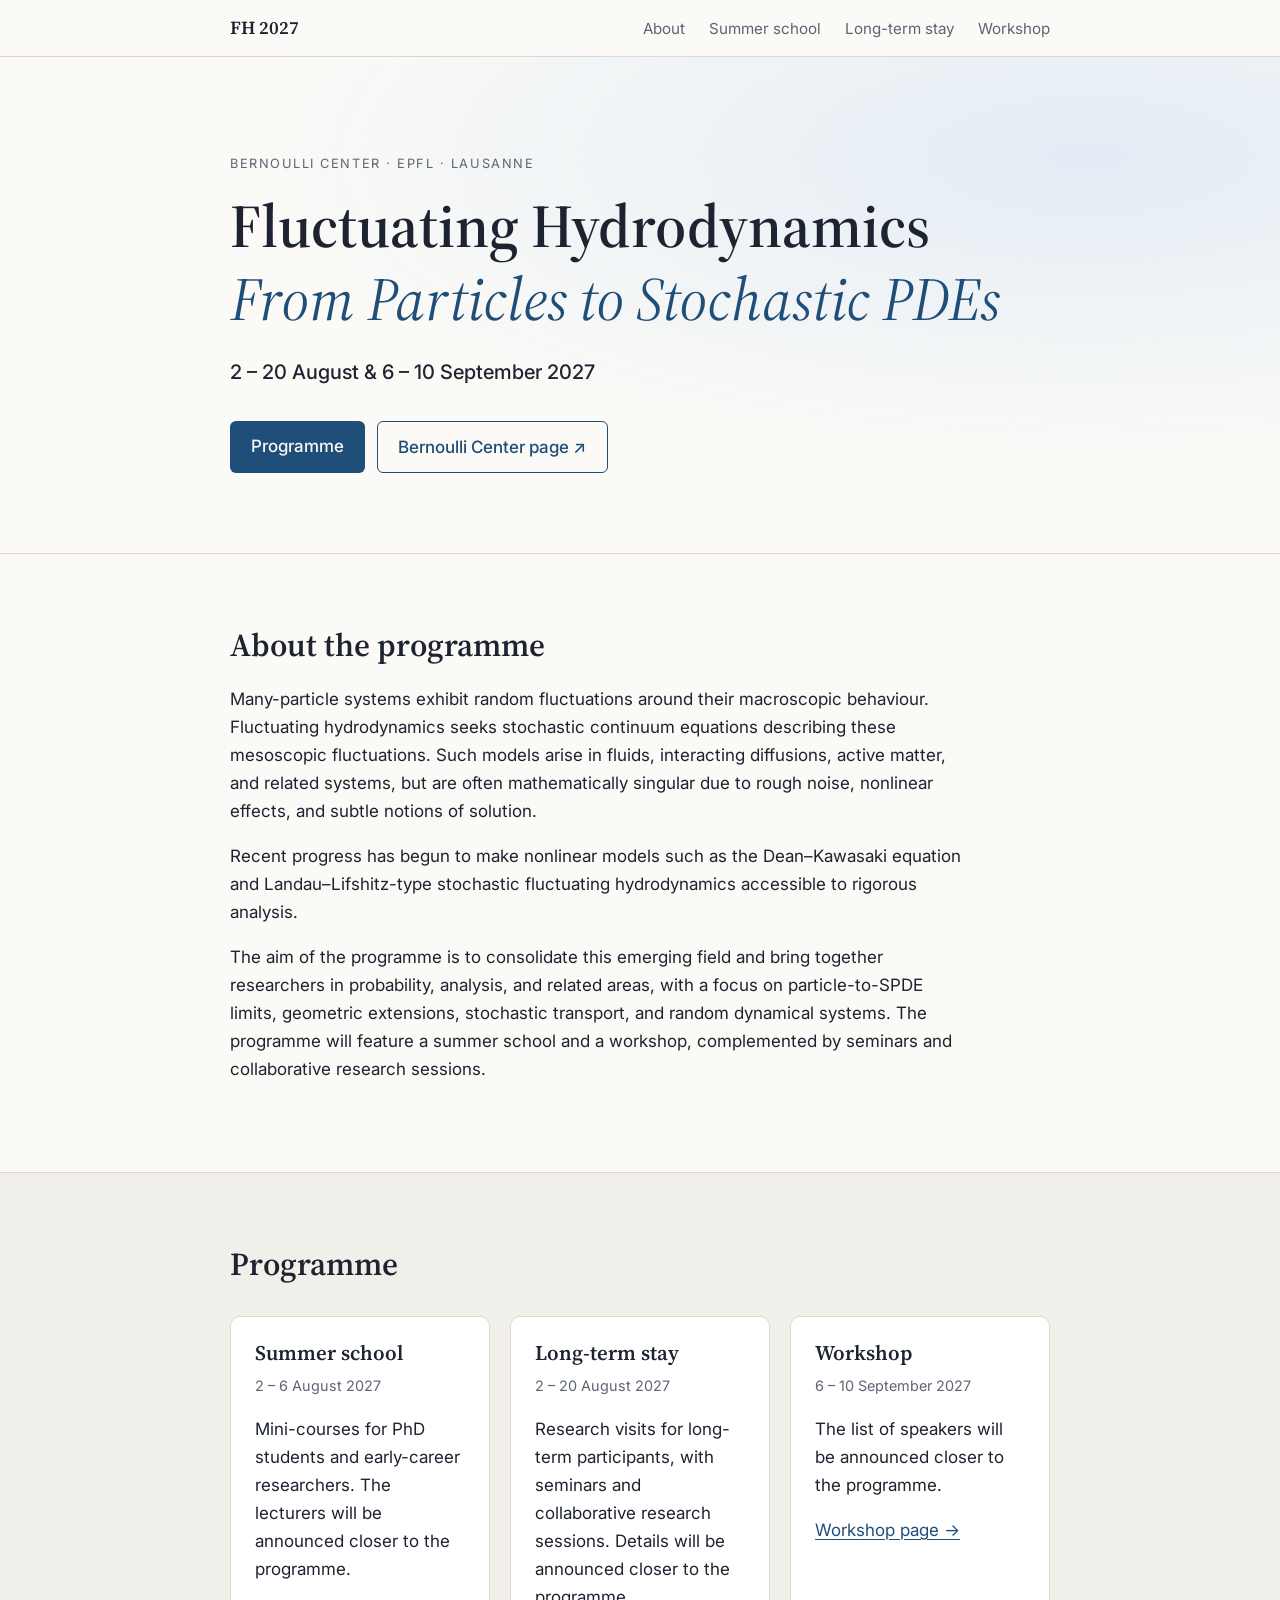
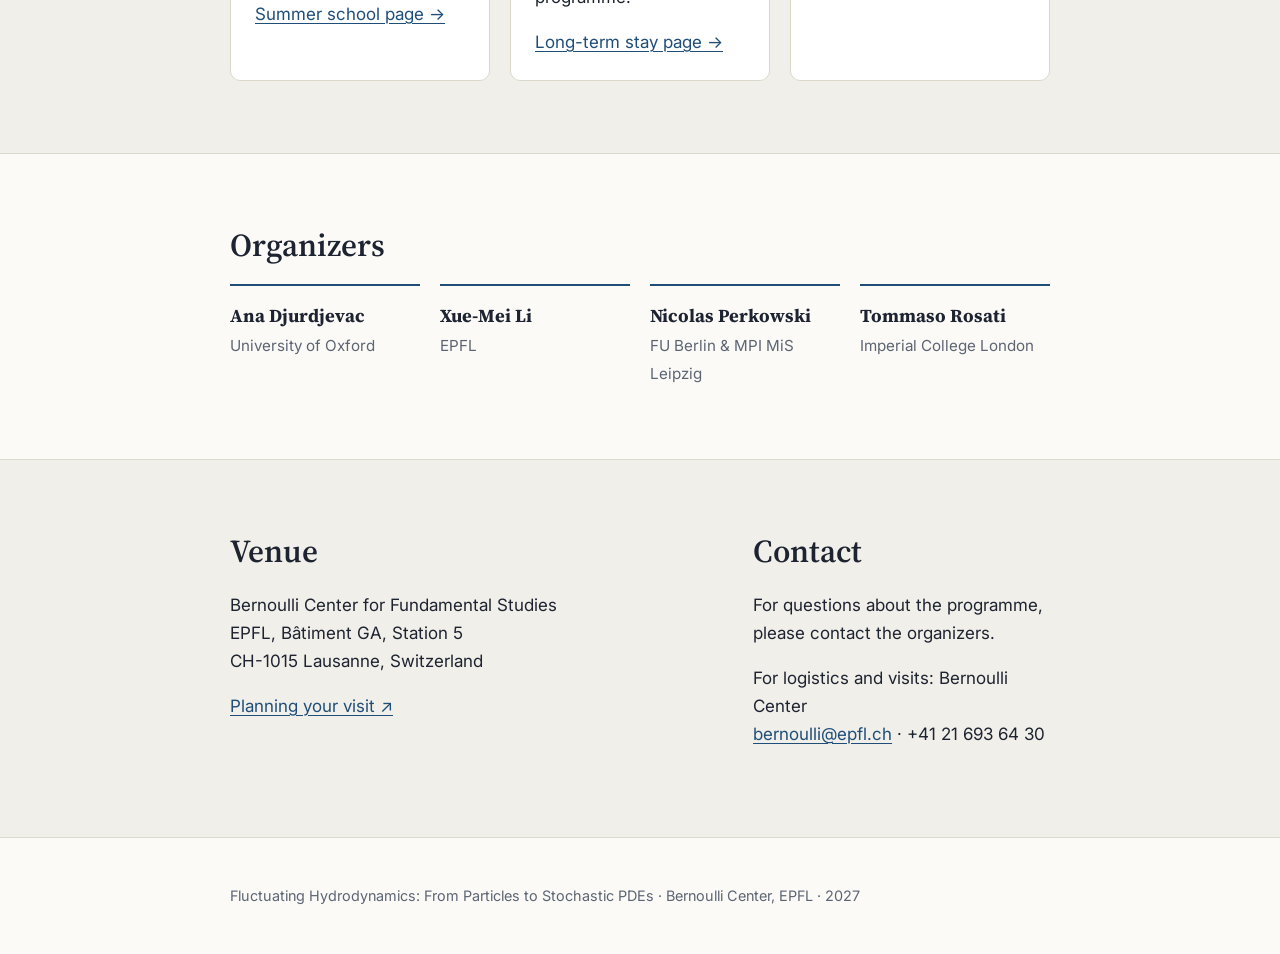
<file: index.html>
<!doctype html>
<html lang="en">
<head>
  <meta charset="utf-8">
  <meta name="viewport" content="width=device-width, initial-scale=1">
  <title>Fluctuating Hydrodynamics 2027 · Bernoulli Center, EPFL</title>
  <meta name="description" content="Fluctuating Hydrodynamics: From Particles to Stochastic PDEs. A programme at the Bernoulli Center, EPFL: summer school in August and workshop 6–10 September 2027.">
  <link rel="preconnect" href="https://fonts.googleapis.com">
  <link rel="preconnect" href="https://fonts.gstatic.com" crossorigin>
  <link href="https://fonts.googleapis.com/css2?family=Source+Serif+4:ital,opsz,wght@0,8..60,400;0,8..60,600;1,8..60,400&family=Inter:wght@400;500;600&display=swap" rel="stylesheet">
  <link rel="stylesheet" href="style.css">
</head>
<body>

<header class="site-header">
  <nav class="nav wrap">
    <a class="brand" href="#top">FH 2027</a>
    <ul>
      <li><a href="#about">About</a></li>
      <li><a href="school/">Summer school</a></li>
      <li><a href="long-term/">Long-term stay</a></li>
      <li><a href="workshop/">Workshop</a></li>
    </ul>
  </nav>
</header>

<main id="top">

  <section class="hero">
    <div class="wrap">
      <p class="eyebrow">Bernoulli Center · EPFL · Lausanne</p>
      <h1>Fluctuating Hydrodynamics<br><span>From Particles to Stochastic PDEs</span></h1>
      <p class="dates">2 – 20 August &amp; 6 – 10 September 2027</p>
      <div class="hero-actions">
        <a class="btn" href="#programme">Programme</a>
        <a class="btn btn-ghost" href="https://bernoulli.epfl.ch/programs/fluctuating-hydrodynamics-from-particles-to-stochastic-pdes/">Bernoulli Center page ↗</a>
      </div>
    </div>
  </section>

  <section id="about" class="wrap section">
    <h2>About the programme</h2>
    <div class="prose">
      <p>Many-particle systems exhibit random fluctuations around their macroscopic behaviour. Fluctuating hydrodynamics seeks stochastic continuum equations describing these mesoscopic fluctuations. Such models arise in fluids, interacting diffusions, active matter, and related systems, but are often mathematically singular due to rough noise, nonlinear effects, and subtle notions of solution.</p>
      <p>Recent progress has begun to make nonlinear models such as the Dean–Kawasaki equation and Landau–Lifshitz-type stochastic fluctuating hydrodynamics accessible to rigorous analysis.</p>
      <p>The aim of the programme is to consolidate this emerging field and bring together researchers in probability, analysis, and related areas, with a focus on particle-to-SPDE limits, geometric extensions, stochastic transport, and random dynamical systems. The programme will feature a summer school and a workshop, complemented by seminars and collaborative research sessions.</p>
    </div>
  </section>

  <section id="programme" class="section alt">
    <div class="wrap">
      <h2>Programme</h2>
      <div class="grid">
        <article class="card">
          <h3><a href="school/">Summer school</a></h3>
          <p class="meta">2 – 6 August 2027</p>
          <p>Mini-courses for PhD students and early-career researchers. The lecturers will be announced closer to the programme.</p>
          <p><a href="school/">Summer school page →</a></p>
        </article>
        <article class="card">
          <h3><a href="long-term/">Long-term stay</a></h3>
          <p class="meta">2 – 20 August 2027</p>
          <p>Research visits for long-term participants, with seminars and collaborative research sessions. Details will be announced closer to the programme.</p>
          <p><a href="long-term/">Long-term stay page →</a></p>
        </article>
        <article class="card">
          <h3><a href="workshop/">Workshop</a></h3>
          <p class="meta">6 – 10 September 2027</p>
          <p>The list of speakers will be announced closer to the programme.</p>
          <p><a href="workshop/">Workshop page →</a></p>
        </article>
      </div>
    </div>
  </section>

  <section id="organizers" class="wrap section">
    <h2>Organizers</h2>
    <ul class="people">
      <li><strong>Ana Djurdjevac</strong><span>University of Oxford</span></li>
      <li><strong>Xue-Mei Li</strong><span>EPFL</span></li>
      <li><strong>Nicolas Perkowski</strong><span>FU Berlin &amp; MPI MiS Leipzig</span></li>
      <li><strong>Tommaso Rosati</strong><span>Imperial College London</span></li>
    </ul>
  </section>

  <section id="venue" class="section alt">
    <div class="wrap two-col">
      <div>
        <h2>Venue</h2>
        <p>Bernoulli Center for Fundamental Studies<br>
           EPFL, Bâtiment GA, Station 5<br>
           CH-1015 Lausanne, Switzerland</p>
        <p><a href="https://bernoulli.epfl.ch/planning-your-visit/">Planning your visit ↗</a></p>
      </div>
      <div id="contact">
        <h2>Contact</h2>
        <p>For questions about the programme, please contact the organizers.</p>
        <p>For logistics and visits: Bernoulli Center<br>
           <a href="mailto:bernoulli@epfl.ch">bernoulli@epfl.ch</a> · +41 21 693 64 30</p>
      </div>
    </div>
  </section>

</main>

<footer class="site-footer">
  <div class="wrap">
    <p>Fluctuating Hydrodynamics: From Particles to Stochastic PDEs · Bernoulli Center, EPFL · 2027</p>
  </div>
</footer>

</body>
</html>
</file>
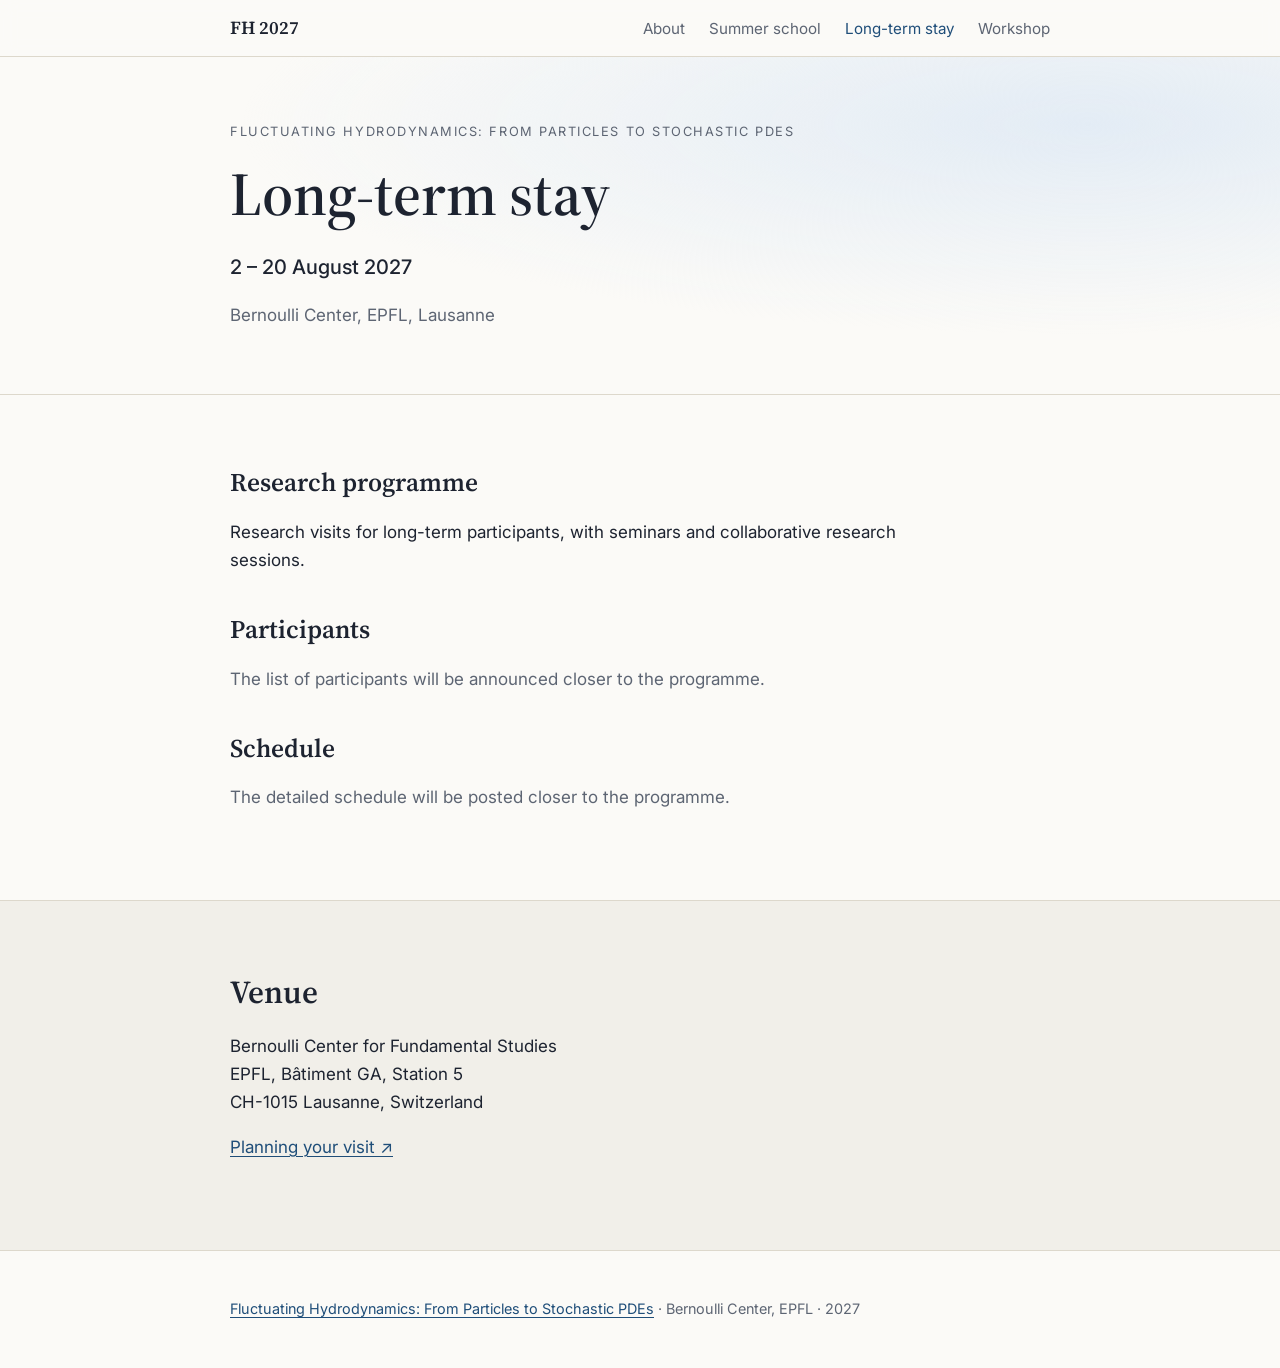
<file: long-term/index.html>
<!doctype html>
<html lang="en">
<head>
  <meta charset="utf-8">
  <meta name="viewport" content="width=device-width, initial-scale=1">
  <title>Long-term stay · Fluctuating Hydrodynamics 2027</title>
  <meta name="description" content="Long-term stay of the programme Fluctuating Hydrodynamics: From Particles to Stochastic PDEs, Bernoulli Center, EPFL, 2–20 August 2027.">
  <link rel="preconnect" href="https://fonts.googleapis.com">
  <link rel="preconnect" href="https://fonts.gstatic.com" crossorigin>
  <link href="https://fonts.googleapis.com/css2?family=Source+Serif+4:ital,opsz,wght@0,8..60,400;0,8..60,600;1,8..60,400&family=Inter:wght@400;500;600&display=swap" rel="stylesheet">
  <link rel="stylesheet" href="../style.css">
</head>
<body>

<header class="site-header">
  <nav class="nav wrap">
    <a class="brand" href="../">FH 2027</a>
    <ul>
      <li><a href="../#about">About</a></li>
      <li><a href="../school/">Summer school</a></li>
      <li><a href="../long-term/" aria-current="page">Long-term stay</a></li>
      <li><a href="../workshop/">Workshop</a></li>
    </ul>
  </nav>
</header>

<main id="top">

  <section class="hero page-hero">
    <div class="wrap">
      <p class="eyebrow"><a href="../">Fluctuating Hydrodynamics: From Particles to Stochastic PDEs</a></p>
      <h1>Long-term stay</h1>
      <p class="dates">2 – 20 August 2027</p>
      <p class="muted">Bernoulli Center, EPFL, Lausanne</p>
    </div>
  </section>

  <section class="wrap section">
    <div class="prose">
      <h2>Research programme</h2>
      <p>Research visits for long-term participants, with seminars and collaborative research sessions.</p>

      <h2 class="sub">Participants</h2>
      <p class="muted">The list of participants will be announced closer to the programme.</p>

      <h2 class="sub">Schedule</h2>
      <p class="muted">The detailed schedule will be posted closer to the programme.</p>
    </div>
  </section>

  <section class="section alt">
    <div class="wrap">
      <h2>Venue</h2>
      <p>Bernoulli Center for Fundamental Studies<br>
         EPFL, Bâtiment GA, Station 5<br>
         CH-1015 Lausanne, Switzerland</p>
      <p><a href="https://bernoulli.epfl.ch/planning-your-visit/">Planning your visit ↗</a></p>
    </div>
  </section>

</main>

<footer class="site-footer">
  <div class="wrap">
    <p><a href="../">Fluctuating Hydrodynamics: From Particles to Stochastic PDEs</a> · Bernoulli Center, EPFL · 2027</p>
  </div>
</footer>

</body>
</html>
</file>
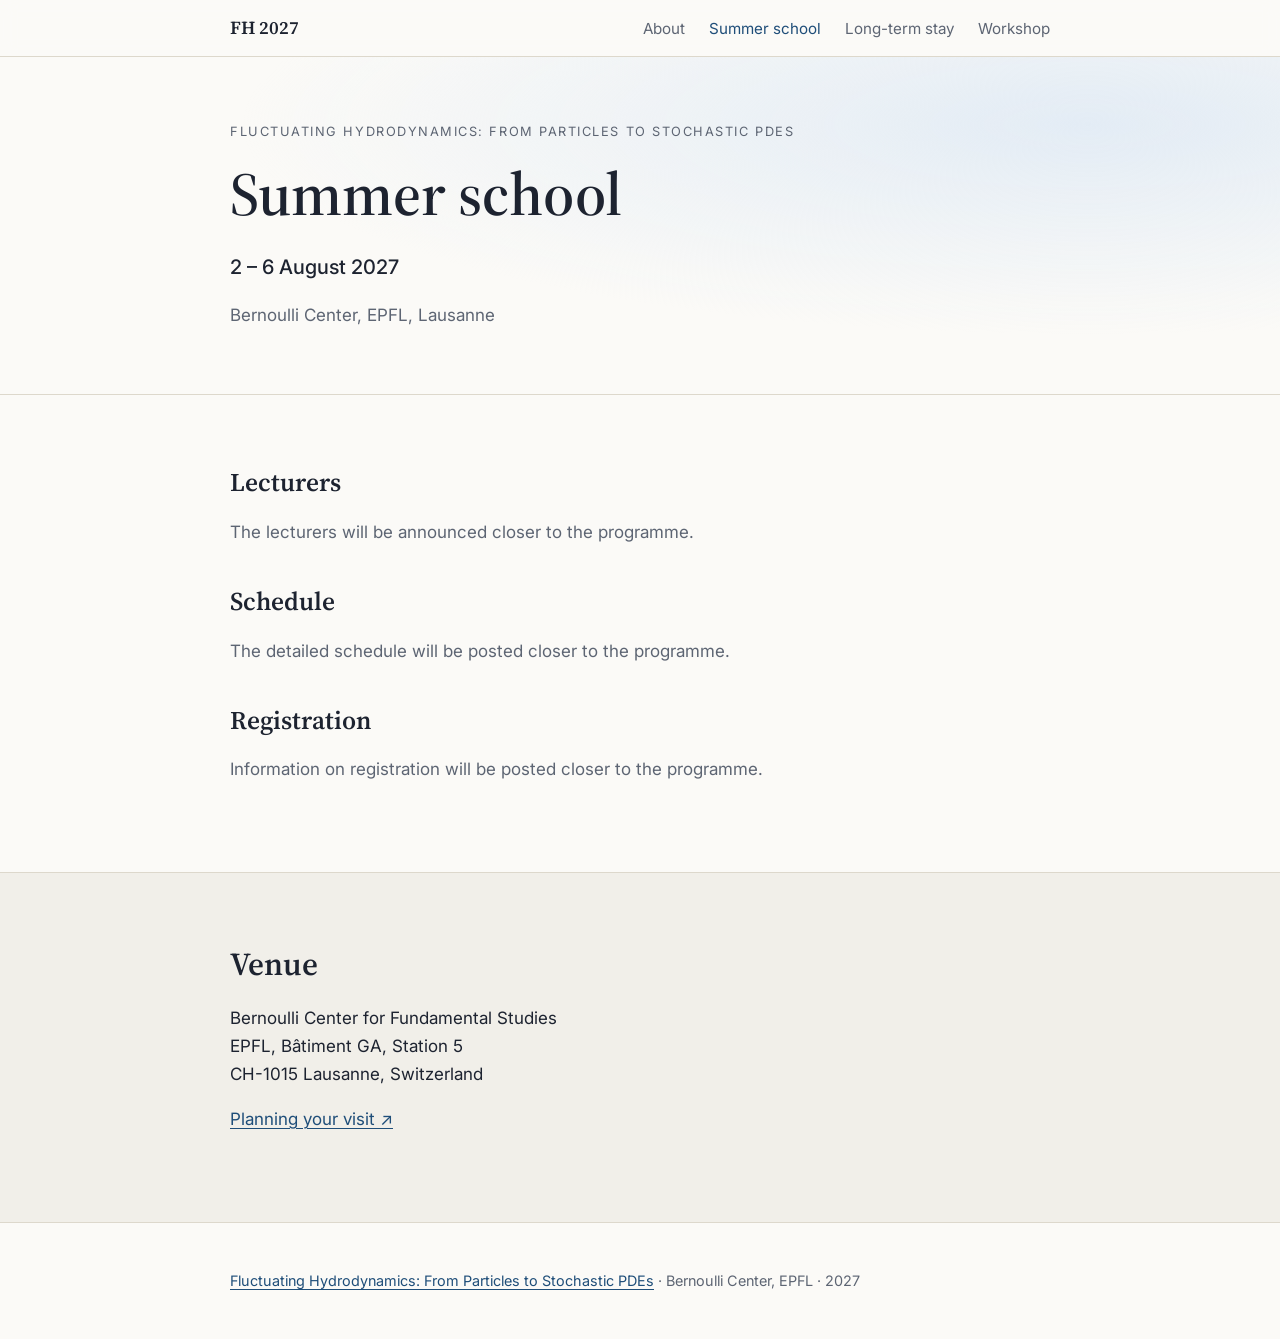
<file: school/index.html>
<!doctype html>
<html lang="en">
<head>
  <meta charset="utf-8">
  <meta name="viewport" content="width=device-width, initial-scale=1">
  <title>Summer school · Fluctuating Hydrodynamics 2027</title>
  <meta name="description" content="Summer school of the programme Fluctuating Hydrodynamics: From Particles to Stochastic PDEs, Bernoulli Center, EPFL, 2–6 August 2027.">
  <link rel="preconnect" href="https://fonts.googleapis.com">
  <link rel="preconnect" href="https://fonts.gstatic.com" crossorigin>
  <link href="https://fonts.googleapis.com/css2?family=Source+Serif+4:ital,opsz,wght@0,8..60,400;0,8..60,600;1,8..60,400&family=Inter:wght@400;500;600&display=swap" rel="stylesheet">
  <link rel="stylesheet" href="../style.css">
</head>
<body>

<header class="site-header">
  <nav class="nav wrap">
    <a class="brand" href="../">FH 2027</a>
    <ul>
      <li><a href="../#about">About</a></li>
      <li><a href="../school/" aria-current="page">Summer school</a></li>
      <li><a href="../long-term/">Long-term stay</a></li>
      <li><a href="../workshop/">Workshop</a></li>
    </ul>
  </nav>
</header>

<main id="top">

  <section class="hero page-hero">
    <div class="wrap">
      <p class="eyebrow"><a href="../">Fluctuating Hydrodynamics: From Particles to Stochastic PDEs</a></p>
      <h1>Summer school</h1>
      <p class="dates">2 – 6 August 2027</p>
      <p class="muted">Bernoulli Center, EPFL, Lausanne</p>
    </div>
  </section>

  <section class="wrap section">
    <div class="prose">
      <h2>Lecturers</h2>
      <p class="muted">The lecturers will be announced closer to the programme.</p>

      <h2 class="sub">Schedule</h2>
      <p class="muted">The detailed schedule will be posted closer to the programme.</p>

      <h2 class="sub">Registration</h2>
      <p class="muted">Information on registration will be posted closer to the programme.</p>
    </div>
  </section>

  <section class="section alt">
    <div class="wrap">
      <h2>Venue</h2>
      <p>Bernoulli Center for Fundamental Studies<br>
         EPFL, Bâtiment GA, Station 5<br>
         CH-1015 Lausanne, Switzerland</p>
      <p><a href="https://bernoulli.epfl.ch/planning-your-visit/">Planning your visit ↗</a></p>
    </div>
  </section>

</main>

<footer class="site-footer">
  <div class="wrap">
    <p><a href="../">Fluctuating Hydrodynamics: From Particles to Stochastic PDEs</a> · Bernoulli Center, EPFL · 2027</p>
  </div>
</footer>

</body>
</html>
</file>
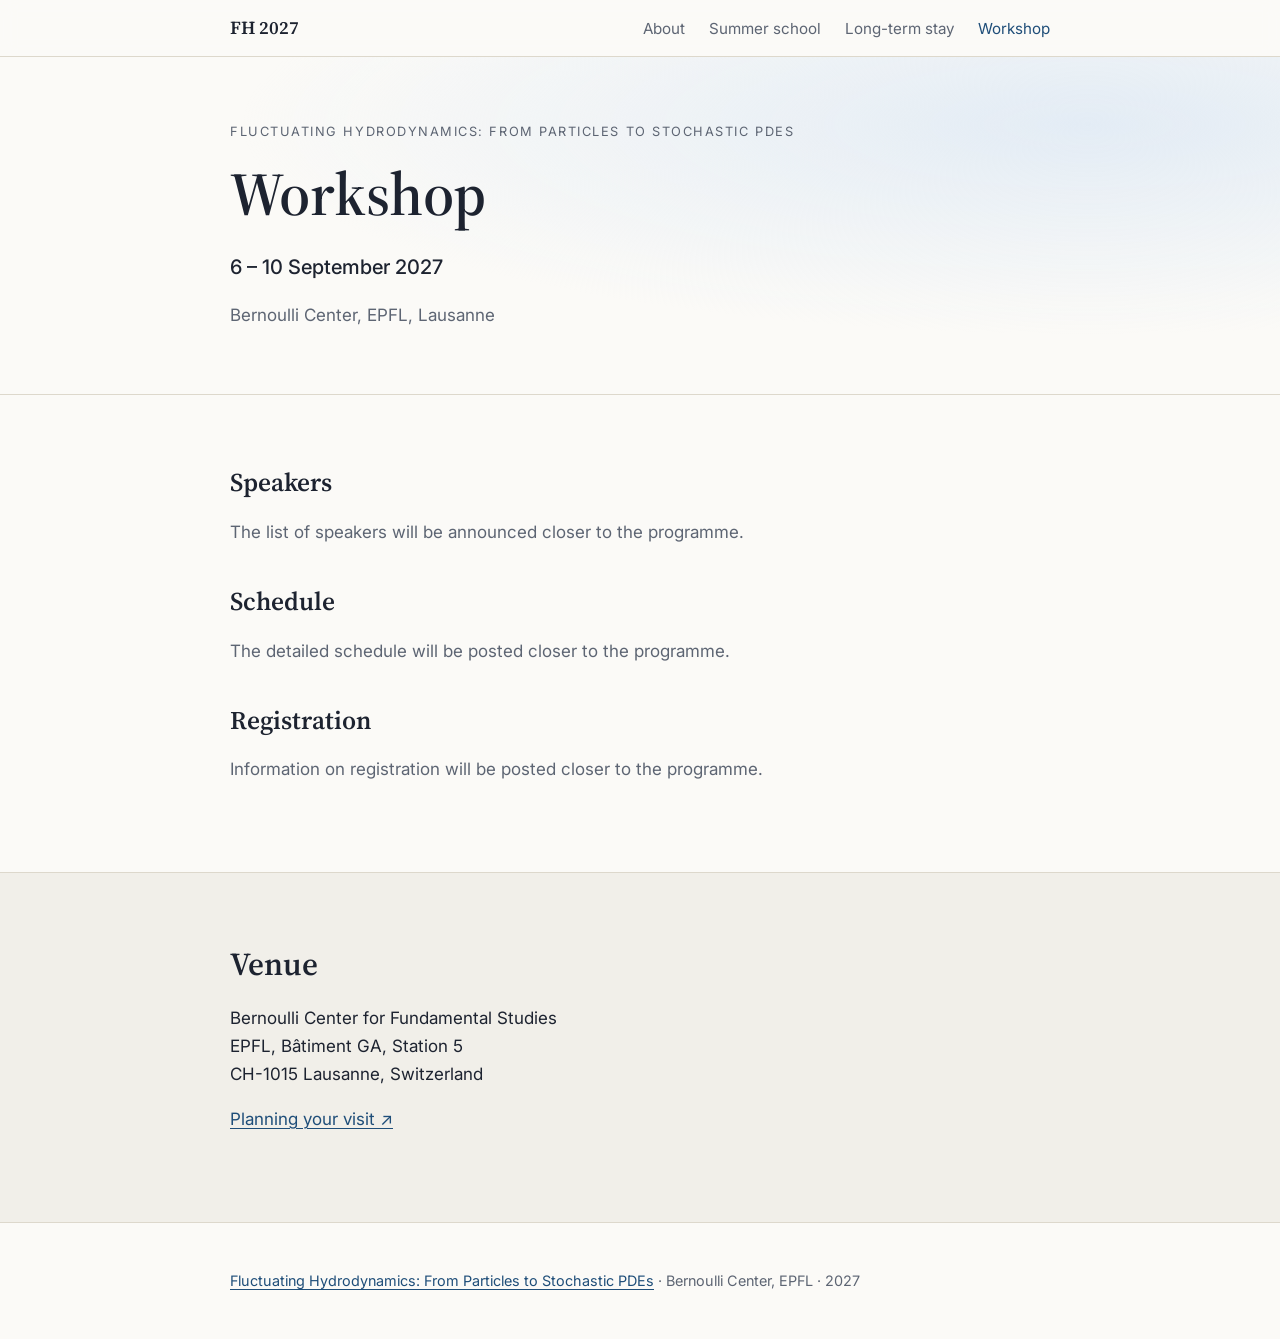
<file: workshop/index.html>
<!doctype html>
<html lang="en">
<head>
  <meta charset="utf-8">
  <meta name="viewport" content="width=device-width, initial-scale=1">
  <title>Workshop · Fluctuating Hydrodynamics 2027</title>
  <meta name="description" content="Workshop of the programme Fluctuating Hydrodynamics: From Particles to Stochastic PDEs, Bernoulli Center, EPFL, 6–10 September 2027.">
  <link rel="preconnect" href="https://fonts.googleapis.com">
  <link rel="preconnect" href="https://fonts.gstatic.com" crossorigin>
  <link href="https://fonts.googleapis.com/css2?family=Source+Serif+4:ital,opsz,wght@0,8..60,400;0,8..60,600;1,8..60,400&family=Inter:wght@400;500;600&display=swap" rel="stylesheet">
  <link rel="stylesheet" href="../style.css">
</head>
<body>

<header class="site-header">
  <nav class="nav wrap">
    <a class="brand" href="../">FH 2027</a>
    <ul>
      <li><a href="../#about">About</a></li>
      <li><a href="../school/">Summer school</a></li>
      <li><a href="../long-term/">Long-term stay</a></li>
      <li><a href="../workshop/" aria-current="page">Workshop</a></li>
    </ul>
  </nav>
</header>

<main id="top">

  <section class="hero page-hero">
    <div class="wrap">
      <p class="eyebrow"><a href="../">Fluctuating Hydrodynamics: From Particles to Stochastic PDEs</a></p>
      <h1>Workshop</h1>
      <p class="dates">6 – 10 September 2027</p>
      <p class="muted">Bernoulli Center, EPFL, Lausanne</p>
    </div>
  </section>

  <section class="wrap section">
    <div class="prose">
      <h2>Speakers</h2>
      <p class="muted">The list of speakers will be announced closer to the programme.</p>

      <h2 class="sub">Schedule</h2>
      <p class="muted">The detailed schedule will be posted closer to the programme.</p>

      <h2 class="sub">Registration</h2>
      <p class="muted">Information on registration will be posted closer to the programme.</p>
    </div>
  </section>

  <section class="section alt">
    <div class="wrap">
      <h2>Venue</h2>
      <p>Bernoulli Center for Fundamental Studies<br>
         EPFL, Bâtiment GA, Station 5<br>
         CH-1015 Lausanne, Switzerland</p>
      <p><a href="https://bernoulli.epfl.ch/planning-your-visit/">Planning your visit ↗</a></p>
    </div>
  </section>

</main>

<footer class="site-footer">
  <div class="wrap">
    <p><a href="../">Fluctuating Hydrodynamics: From Particles to Stochastic PDEs</a> · Bernoulli Center, EPFL · 2027</p>
  </div>
</footer>

</body>
</html>
</file>
<file: style.css>
:root {
  --bg: #fbfaf7;
  --bg-alt: #f1efe9;
  --text: #1d2330;
  --muted: #5d6573;
  --accent: #1f4e79;
  --accent-soft: #e3ecf5;
  --border: #ddd8cc;
  --card: #ffffff;
  --serif: "Source Serif 4", Georgia, serif;
  --sans: "Inter", system-ui, -apple-system, sans-serif;
}

@media (prefers-color-scheme: dark) {
  :root {
    --bg: #13161c;
    --bg-alt: #1a1e26;
    --text: #e6e8ec;
    --muted: #9aa2af;
    --accent: #8db8e3;
    --accent-soft: #22303f;
    --border: #2c323d;
    --card: #1d222b;
  }
}

* { box-sizing: border-box; }

html { scroll-behavior: smooth; scroll-padding-top: 4rem; }

body {
  margin: 0;
  background: var(--bg);
  color: var(--text);
  font-family: var(--sans);
  font-size: 1.0625rem;
  line-height: 1.65;
}

a { color: var(--accent); text-decoration-thickness: 1px; text-underline-offset: 3px; }

.wrap { max-width: 860px; margin: 0 auto; padding: 0 1.25rem; }

h1, h2, h3 { font-family: var(--serif); font-weight: 600; line-height: 1.2; }
h2 { font-size: 2rem; margin: 0 0 1.25rem; }
h3 { font-size: 1.3rem; margin: 0 0 .5rem; }

/* Header */
.site-header {
  position: sticky; top: 0; z-index: 10;
  background: color-mix(in srgb, var(--bg) 88%, transparent);
  backdrop-filter: blur(8px);
  border-bottom: 1px solid var(--border);
}
.nav { display: flex; align-items: center; justify-content: space-between; height: 3.5rem; gap: 1rem; }
.brand { font-family: var(--serif); font-weight: 600; font-size: 1.15rem; color: var(--text); text-decoration: none; }
.nav ul { display: flex; gap: 1.5rem; list-style: none; margin: 0; padding: 0; }
.nav ul a { color: var(--muted); text-decoration: none; font-size: .95rem; }
.nav ul a:hover, .nav ul a[aria-current="page"] { color: var(--accent); }

/* Hero */
.hero {
  padding: 6rem 0 5rem;
  border-bottom: 1px solid var(--border);
  background:
    radial-gradient(ellipse at 85% 20%, var(--accent-soft), transparent 55%),
    var(--bg);
}
.eyebrow { text-transform: uppercase; letter-spacing: .12em; font-size: .8rem; color: var(--muted); margin: 0 0 1rem; }
.hero h1 { font-size: clamp(2.3rem, 6vw, 3.8rem); margin: 0 0 1.25rem; }
.hero h1 span { font-weight: 400; font-style: italic; color: var(--accent); }
.dates { font-size: 1.25rem; font-weight: 500; margin: 0 0 2rem; }
.hero-actions { display: flex; flex-wrap: wrap; gap: .75rem; }
.btn {
  display: inline-block; padding: .7rem 1.3rem; border-radius: 6px;
  background: var(--accent); color: var(--bg); text-decoration: none; font-weight: 500;
}
.btn-ghost { background: transparent; color: var(--accent); border: 1px solid var(--accent); }

/* Sub-pages */
.page-hero { padding: 4rem 0 3rem; }
.page-hero .dates { margin-bottom: .25rem; }
.eyebrow a { color: inherit; text-decoration: none; }
.eyebrow a:hover { color: var(--accent); }
.card h3 a { color: inherit; text-decoration: none; }
.card h3 a:hover { color: var(--accent); }
.prose h2 { font-size: 1.6rem; }

/* Sections */
.section { padding: 4.5rem 1.25rem; }
.section.alt { background: var(--bg-alt); border-top: 1px solid var(--border); border-bottom: 1px solid var(--border); padding-left: 0; padding-right: 0; }
.lead { font-size: 1.15rem; color: var(--muted); max-width: 46rem; }
.muted { color: var(--muted); }
.sub { margin-top: 2.5rem; }

.prose { max-width: 46rem; }

.two-col { display: grid; grid-template-columns: 1.6fr 1fr; gap: 3rem; align-items: start; }

.card {
  background: var(--card); border: 1px solid var(--border); border-radius: 10px; padding: 1.5rem;
}

.grid { display: grid; grid-template-columns: repeat(3, 1fr); gap: 1.25rem; margin-top: 2rem; }
.tag { text-transform: uppercase; letter-spacing: .1em; font-size: .75rem; font-weight: 600; color: var(--accent); margin: 0 0 .5rem; }
.meta { color: var(--muted); font-size: .9rem; margin: 0 0 .75rem; }
.grid .card p:last-child { margin-bottom: 0; }

.people { list-style: none; padding: 0; margin: 0; display: grid; grid-template-columns: repeat(4, 1fr); gap: 1.25rem; }
.people li { border-top: 2px solid var(--accent); padding-top: .9rem; }
.people strong { display: block; font-family: var(--serif); font-size: 1.15rem; }
.people span { color: var(--muted); font-size: .95rem; }

/* Footer */
.site-footer { padding: 2rem 0; color: var(--muted); font-size: .9rem; }

/* Responsive */
@media (max-width: 860px) {
  .two-col { grid-template-columns: 1fr; gap: 2rem; }
  .grid { grid-template-columns: 1fr; }
  .people { grid-template-columns: repeat(2, 1fr); }
}
@media (max-width: 680px) {
  .nav { height: auto; padding-top: .6rem; padding-bottom: .6rem; flex-wrap: wrap; row-gap: .25rem; }
  .nav ul { gap: .4rem 1rem; flex-wrap: wrap; }
  .nav ul a { font-size: .88rem; }
}
@media (max-width: 560px) {
  .hero { padding: 4rem 0 3.5rem; }
  .people { grid-template-columns: 1fr; }
  h2 { font-size: 1.7rem; }
}
</file>
